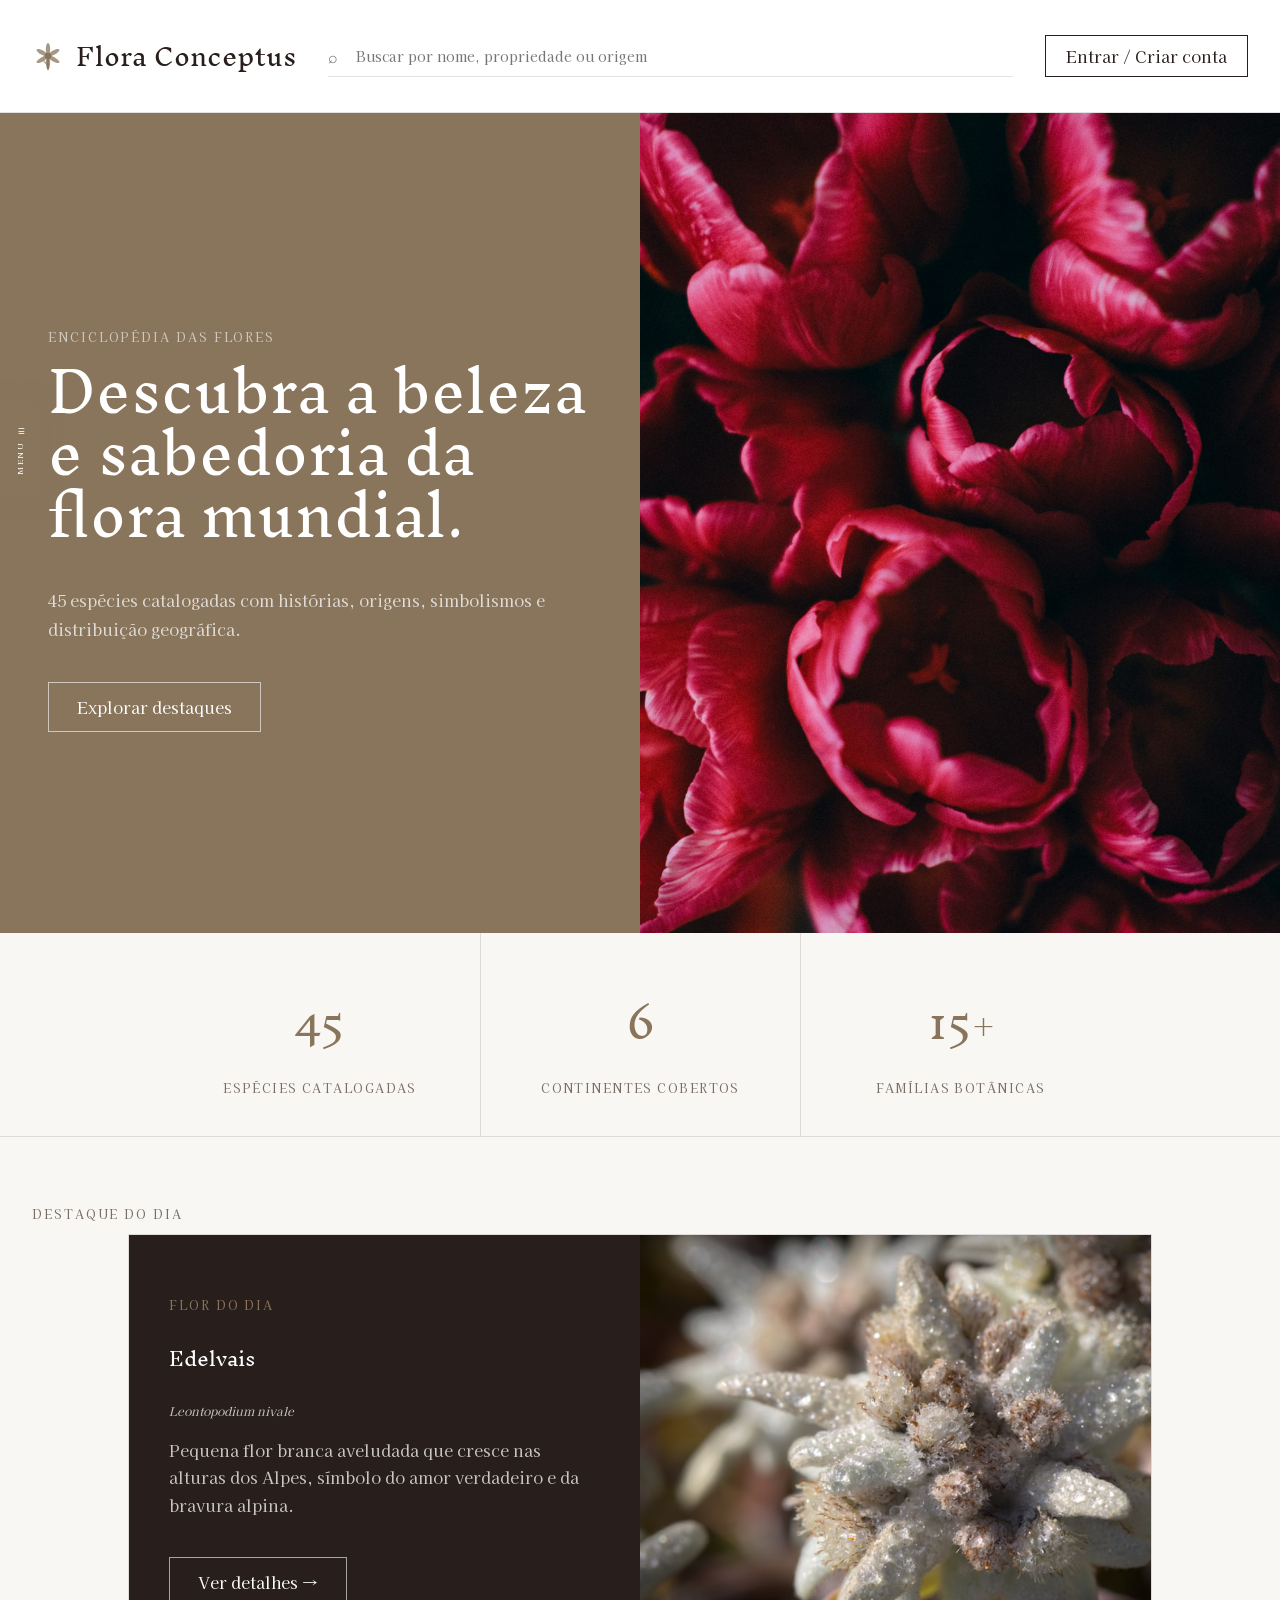
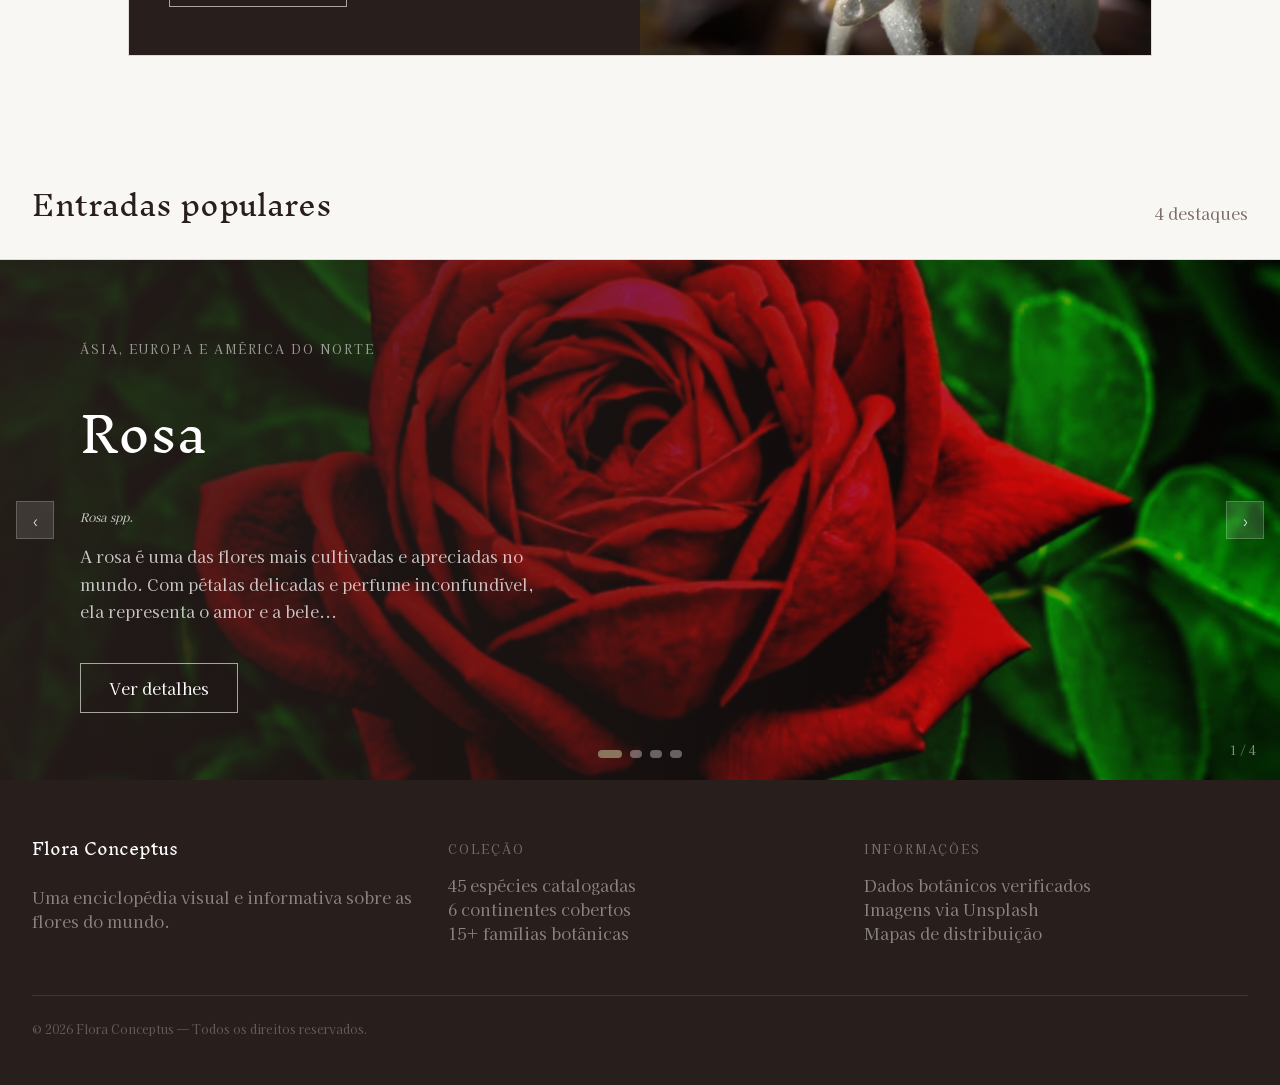
<file: index.html>
﻿<!doctype html>
<html lang="pt-BR">
  <head>
    <meta charset="UTF-8" />
    <meta name="viewport" content="width=device-width, initial-scale=1.0" />
    <title>Flora Conceptus</title>
    <link rel="stylesheet" href="styles.css" />
  </head>
  <body data-page="home">
    <div class="backdrop" data-sidebar-close></div>
    <button class="sidebar-tab" data-sidebar-toggle aria-label="Abrir menu"><span aria-hidden="true">☰</span><span>MENU</span></button>

    <aside class="sidebar" data-sidebar>
      <div class="side-head">
        <a class="side-title" href="index.html">Flora Conceptus</a>
        <button data-sidebar-close aria-label="Fechar menu">‹</button>
      </div>
      <div class="side-nav">
        <p class="kicker">Navegação</p>
        <a class="side-btn" href="index.html">Início</a>
        <a class="side-btn" href="index.html#flor-do-dia">Destaque do Dia</a>
        <a class="side-btn" href="colecao.html">Coleção Completa</a>
      </div>
      <div class="flower-list" data-flower-nav>
        <p class="kicker">Espécies A-Z</p>
      </div>
      <div class="side-foot">45 espécies catalogadas</div>
    </aside>

    <header class="site-header">
      <div class="header-inner">
        <a class="logo" href="index.html" aria-label="Flora Conceptus">
          <svg width="32" height="32" viewBox="0 0 22 22" fill="none" aria-hidden="true">
            <circle cx="11" cy="11" r="2.2" fill="var(--flora-primary)" />
            <ellipse cx="11" cy="6.5" rx="1.5" ry="4.5" fill="var(--flora-primary)" fill-opacity="0.75" />
            <ellipse cx="14.9" cy="8.75" rx="1.5" ry="4.5" fill="var(--flora-primary)" fill-opacity="0.75" transform="rotate(60 14.9 8.75)" />
            <ellipse cx="14.9" cy="13.25" rx="1.5" ry="4.5" fill="var(--flora-primary)" fill-opacity="0.75" transform="rotate(120 14.9 13.25)" />
            <ellipse cx="11" cy="15.5" rx="1.5" ry="4.5" fill="var(--flora-primary)" fill-opacity="0.75" />
            <ellipse cx="7.1" cy="13.25" rx="1.5" ry="4.5" fill="var(--flora-primary)" fill-opacity="0.75" transform="rotate(60 7.1 13.25)" />
            <ellipse cx="7.1" cy="8.75" rx="1.5" ry="4.5" fill="var(--flora-primary)" fill-opacity="0.75" transform="rotate(120 7.1 8.75)" />
            <line x1="11" y1="13.5" x2="11" y2="20" stroke="var(--flora-primary)" stroke-width="1.2" stroke-linecap="round" />
            <path d="M11 17.5 Q8 16 7.5 13.5 Q9.5 14.5 11 17.5Z" fill="var(--flora-primary)" fill-opacity="0.6" />
          </svg>
          <span>Flora Conceptus</span>
        </a>
        <form class="header-search" data-global-search>
          <span class="search-icon">⌕</span>
          <input name="q" type="search" placeholder="Buscar por nome, propriedade ou origem" />
        </form>
        <a class="login-btn" href="auth.html">Entrar / Criar conta</a>
      </div>
    </header>

    <main>
      <section class="hero">
        <div class="hero-copy">
          <p class="kicker" style="color:rgba(255,255,255,.6)">Enciclopédia das flores</p>
          <h1>Descubra a beleza e sabedoria da flora mundial.</h1>
          <p>45 espécies catalogadas com histórias, origens, simbolismos e distribuição geográfica.</p>
          <a class="white-btn" href="#destaques">Explorar destaques</a>
        </div>
        <div class="hero-image">
          <img src="images/hero.jpg" alt="Flores botânicas" />
        </div>
      </section>

      <section class="stats">
        <div class="stats-grid">
          <div class="stat"><strong>45</strong><span>Espécies catalogadas</span></div>
          <div class="stat"><strong>6</strong><span>Continentes cobertos</span></div>
          <div class="stat"><strong>15+</strong><span>Famílias botânicas</span></div>
        </div>
      </section>

      <section id="flor-do-dia" class="container">
        <p class="kicker">Destaque do dia</p>
        <div data-daily-flower></div>
      </section>

      <section id="destaques">
        <div class="container section-bar">
          <h2 class="section-title">Entradas populares</h2>
          <p class="muted">4 destaques</p>
        </div>
        <div data-featured-slideshow></div>
      </section>
    </main>

    <footer class="footer">
      <div class="footer-inner">
        <div class="footer-grid">
          <div><h4>Flora Conceptus</h4><p>Uma enciclopédia visual e informativa sobre as flores do mundo.</p></div>
          <div><p class="kicker">Coleção</p><p>45 espécies catalogadas<br />6 continentes cobertos<br />15+ famílias botânicas</p></div>
          <div><p class="kicker">Informações</p><p>Dados botânicos verificados<br />Imagens via Unsplash<br />Mapas de distribuição</p></div>
        </div>
        <div class="footer-bottom">© 2026 Flora Conceptus — Todos os direitos reservados.</div>
      </div>
    </footer>

    <script src="flowers.js"></script>
    <script src="app.js"></script>
  </body>
</html>
</file>
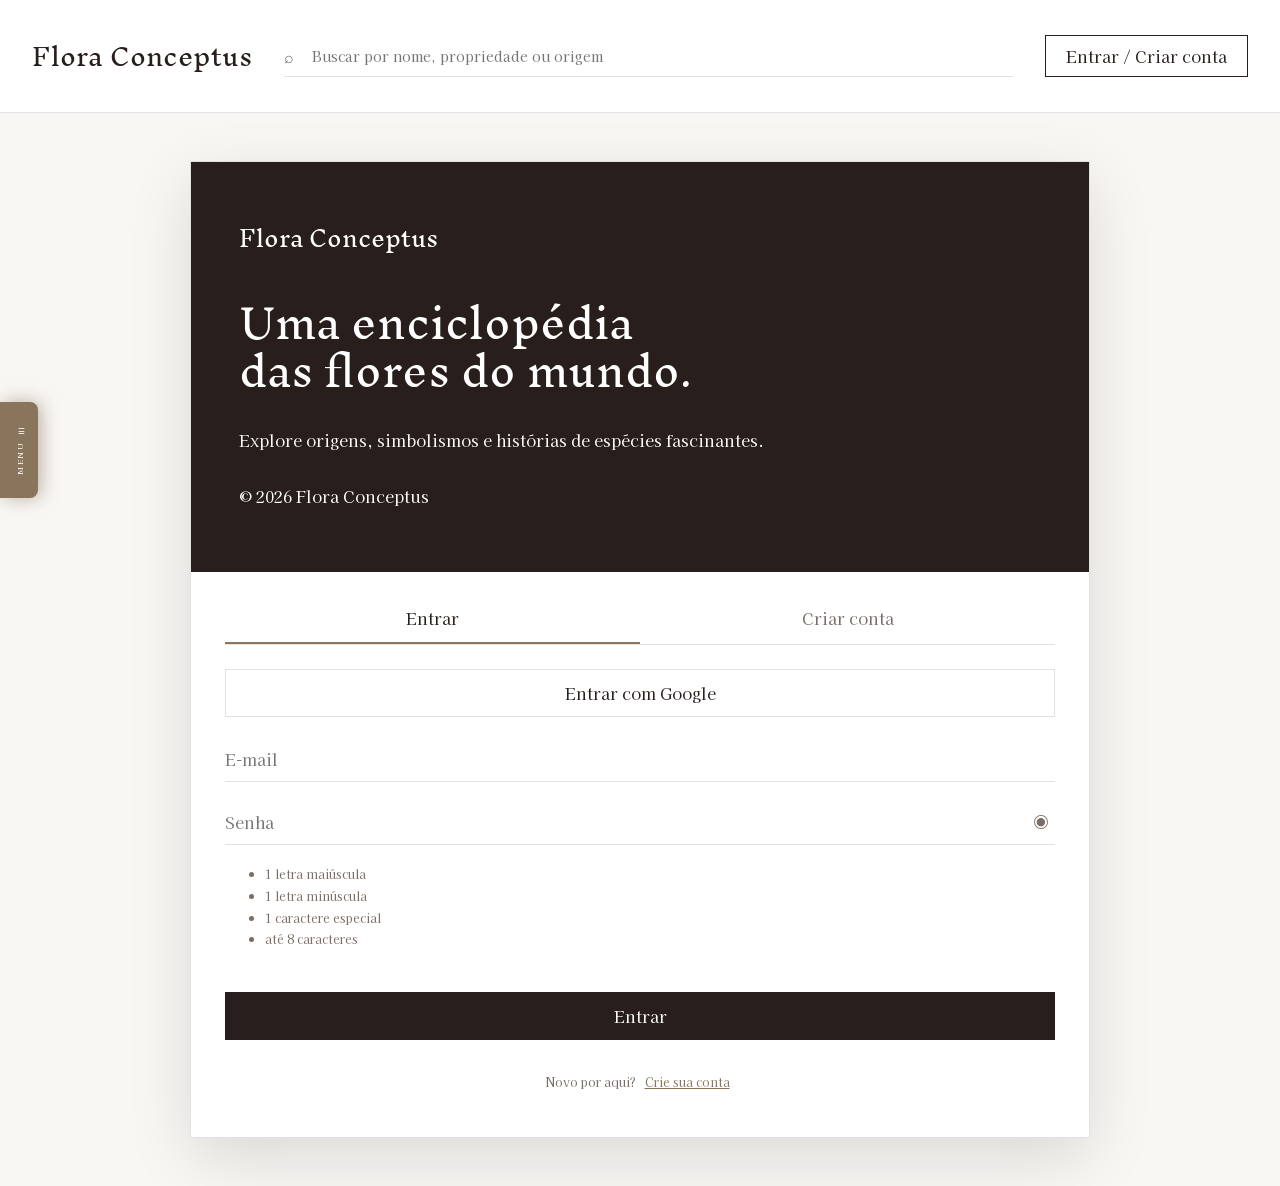
<file: auth.html>
﻿<!doctype html>
<html lang="pt-BR">
  <head>
    <meta charset="UTF-8" />
    <meta name="viewport" content="width=device-width, initial-scale=1.0" />
    <title>Entrar | Flora Conceptus</title>
    <link rel="stylesheet" href="styles.css" />
  </head>
  <body data-page="auth">
    <div class="backdrop" data-sidebar-close></div>
    <button class="sidebar-tab" data-sidebar-toggle aria-label="Abrir menu"><span aria-hidden="true">☰</span><span>MENU</span></button>

    <aside class="sidebar" data-sidebar>
      <div class="side-head"><a class="side-title" href="index.html">Flora Conceptus</a><button data-sidebar-close aria-label="Fechar menu">‹</button></div>
      <div class="side-nav">
        <p class="kicker">Navegação</p>
        <a class="side-btn" href="index.html">Início</a>
        <a class="side-btn" href="index.html#flor-do-dia">Destaque do Dia</a>
        <a class="side-btn" href="colecao.html">Coleção Completa</a>
      </div>
      <div class="flower-list" data-flower-nav><p class="kicker">Espécies A-Z</p></div>
      <div class="side-foot">45 espécies catalogadas</div>
    </aside>

    <header class="site-header">
      <div class="header-inner">
        <a class="logo" href="index.html" aria-label="Flora Conceptus"><span>Flora Conceptus</span></a>
        <form class="header-search" data-global-search><span class="search-icon">⌕</span><input name="q" type="search" placeholder="Buscar por nome, propriedade ou origem" /></form>
        <a class="login-btn" href="auth.html">Entrar / Criar conta</a>
      </div>
    </header>

    <main class="auth-page">
      <section class="auth-modal auth-panel">
        <div class="auth-left">
          <div><span class="auth-brand">Flora Conceptus</span></div>
          <div><h2>Uma enciclopédia<br />das flores do mundo.</h2><p>Explore origens, simbolismos e histórias de espécies fascinantes.</p></div>
          <p>© 2026 Flora Conceptus</p>
        </div>
        <div class="auth-form">
          <div class="tabs">
            <button class="tab active" data-auth-mode="login">Entrar</button>
            <button class="tab" data-auth-mode="signup">Criar conta</button>
          </div>
          <button class="google-btn" data-auth-success>Entrar com Google</button>
          <form data-auth-form>
            <div class="form-row signup-only" hidden><input id="name" placeholder="Nome de usuário" /></div>
            <div class="form-row"><input id="email" type="email" placeholder="E-mail" /></div>
            <div class="form-row signup-only" hidden><input id="phone" type="tel" placeholder="Celular (com DDD)" /></div>
            <div class="form-row"><input id="password" type="password" maxlength="8" placeholder="Senha" /><button class="password-toggle" type="button" data-password-toggle>◉</button></div>
            <ul class="rules"><li>1 letra maiúscula</li><li>1 letra minúscula</li><li>1 caractere especial</li><li>até 8 caracteres</li></ul>
            <p class="error" data-auth-error></p>
            <button class="submit-btn" type="submit" data-auth-submit>Entrar</button>
          </form>
          <p class="muted auth-switch"><span data-auth-switch-label>Novo por aqui?</span> <button data-auth-switch>Crie sua conta</button></p>
        </div>
      </section>
    </main>

    <script src="flowers.js"></script>
    <script src="app.js"></script>
  </body>
</html>
</file>
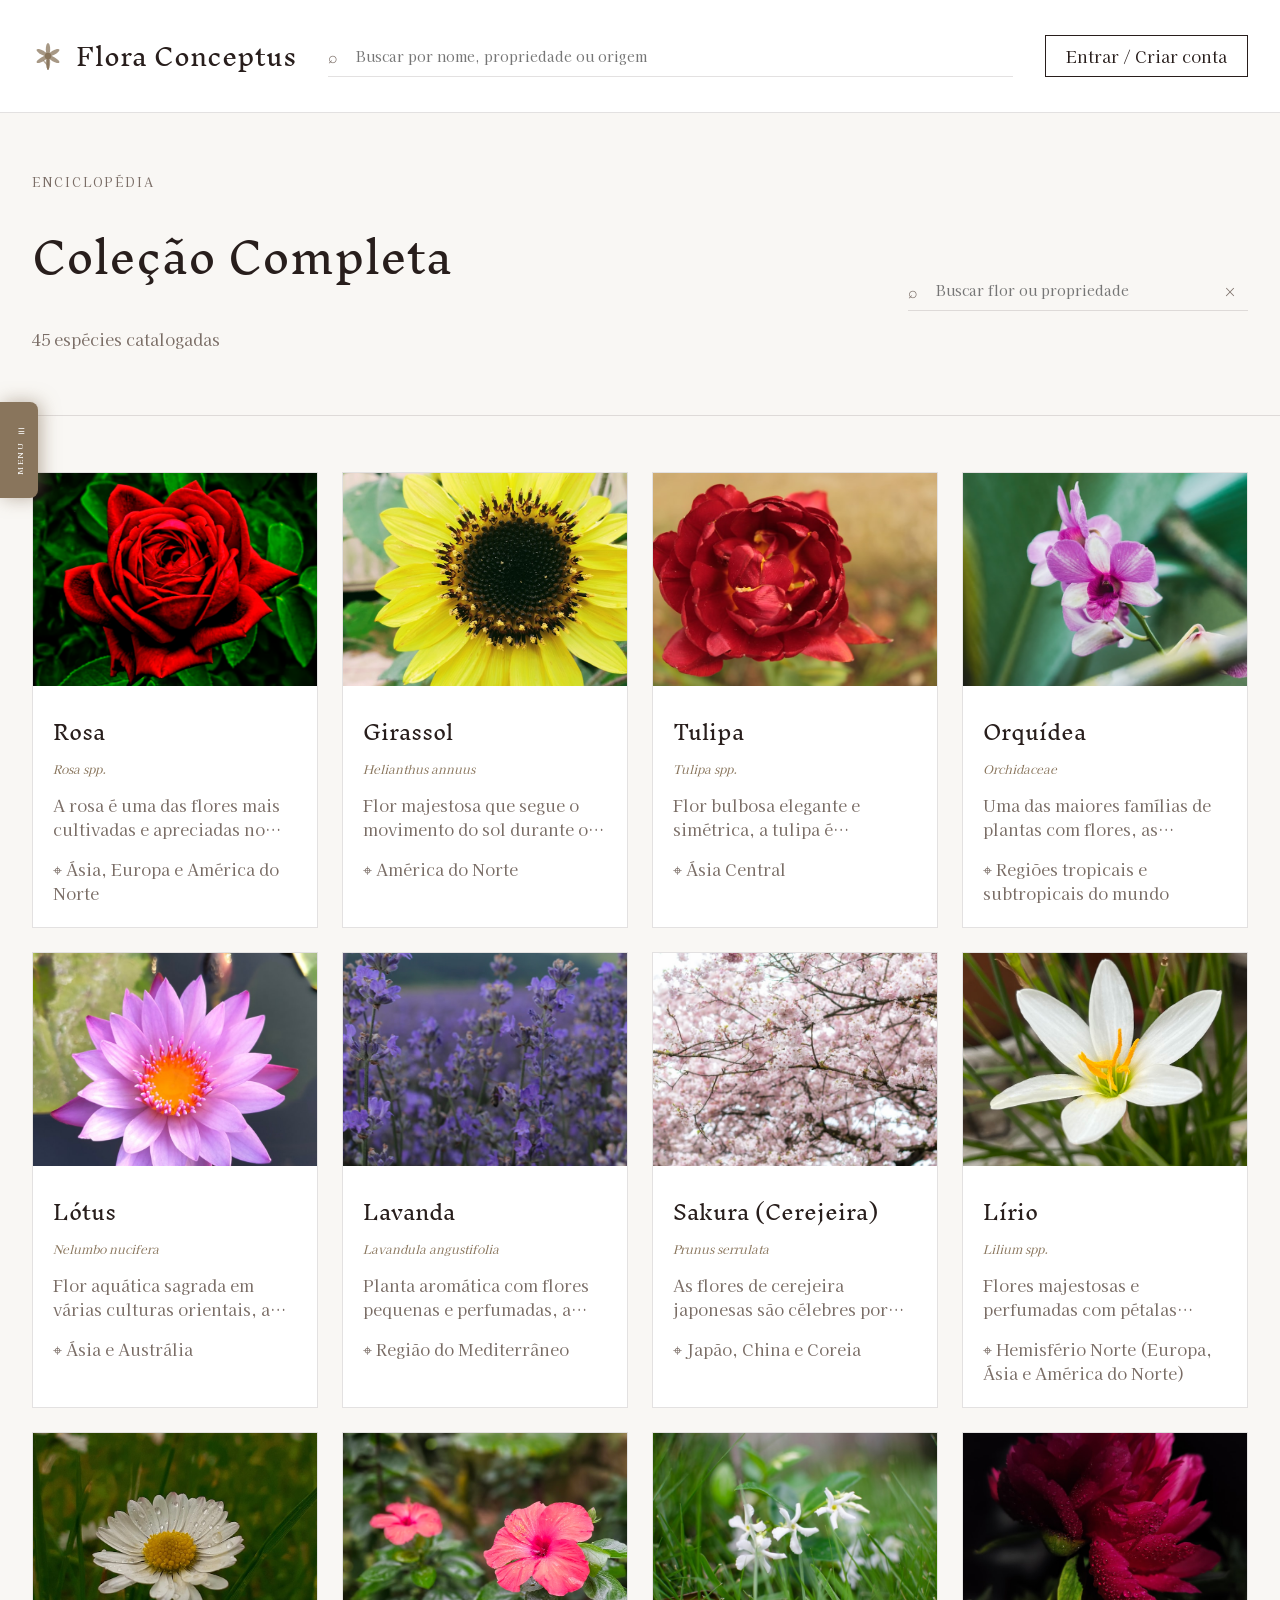
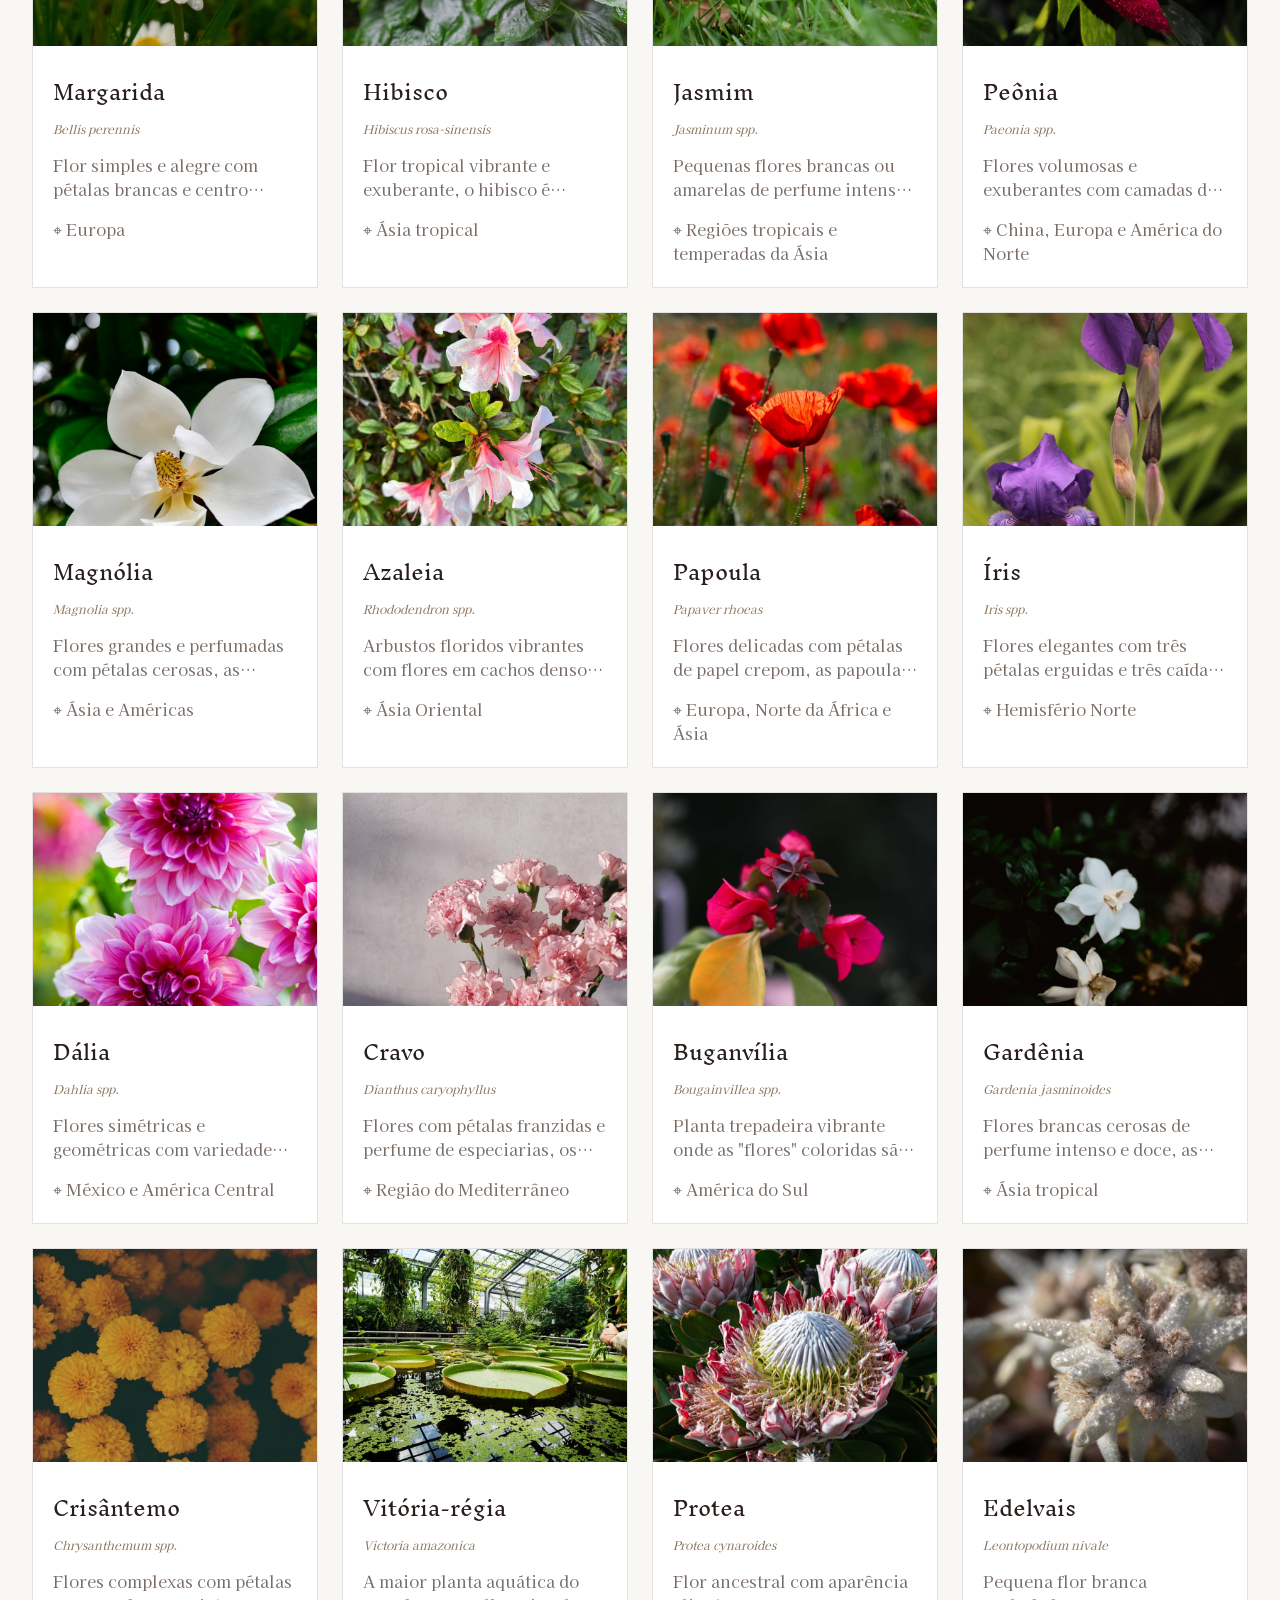
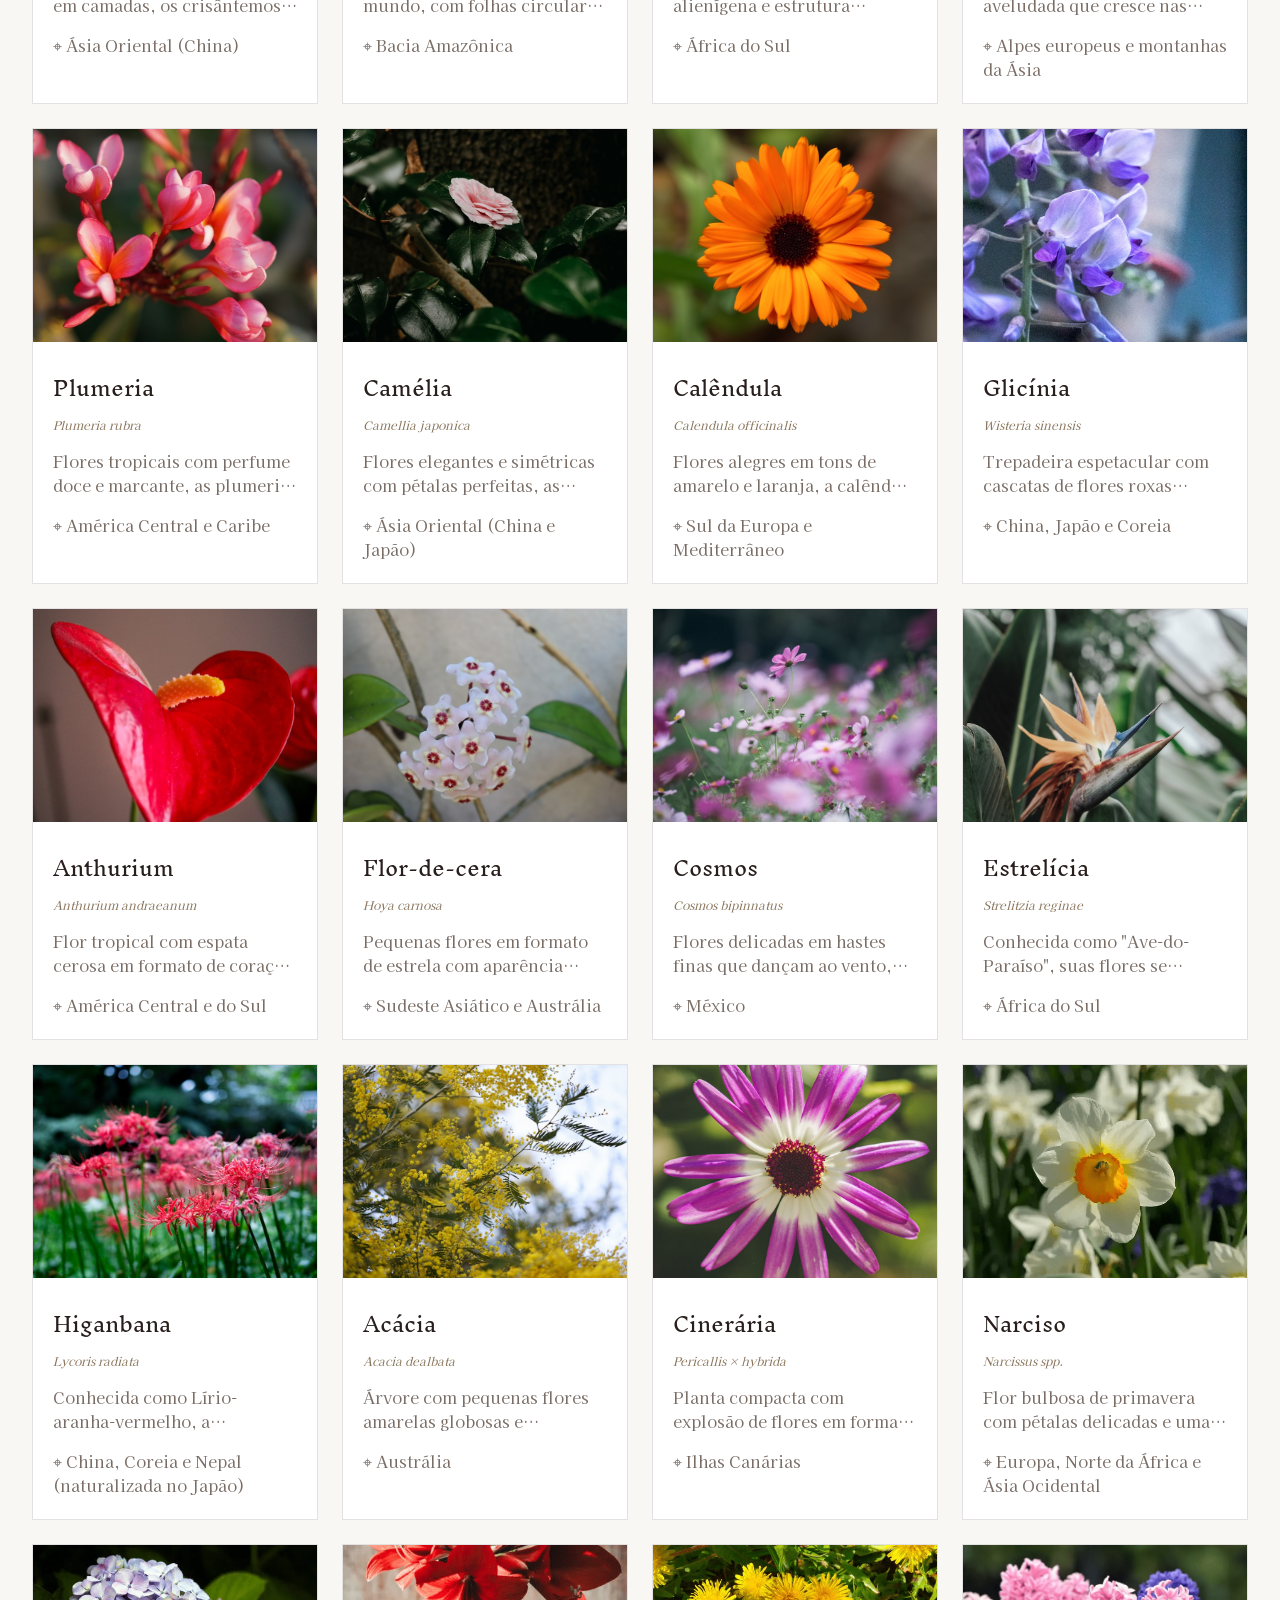
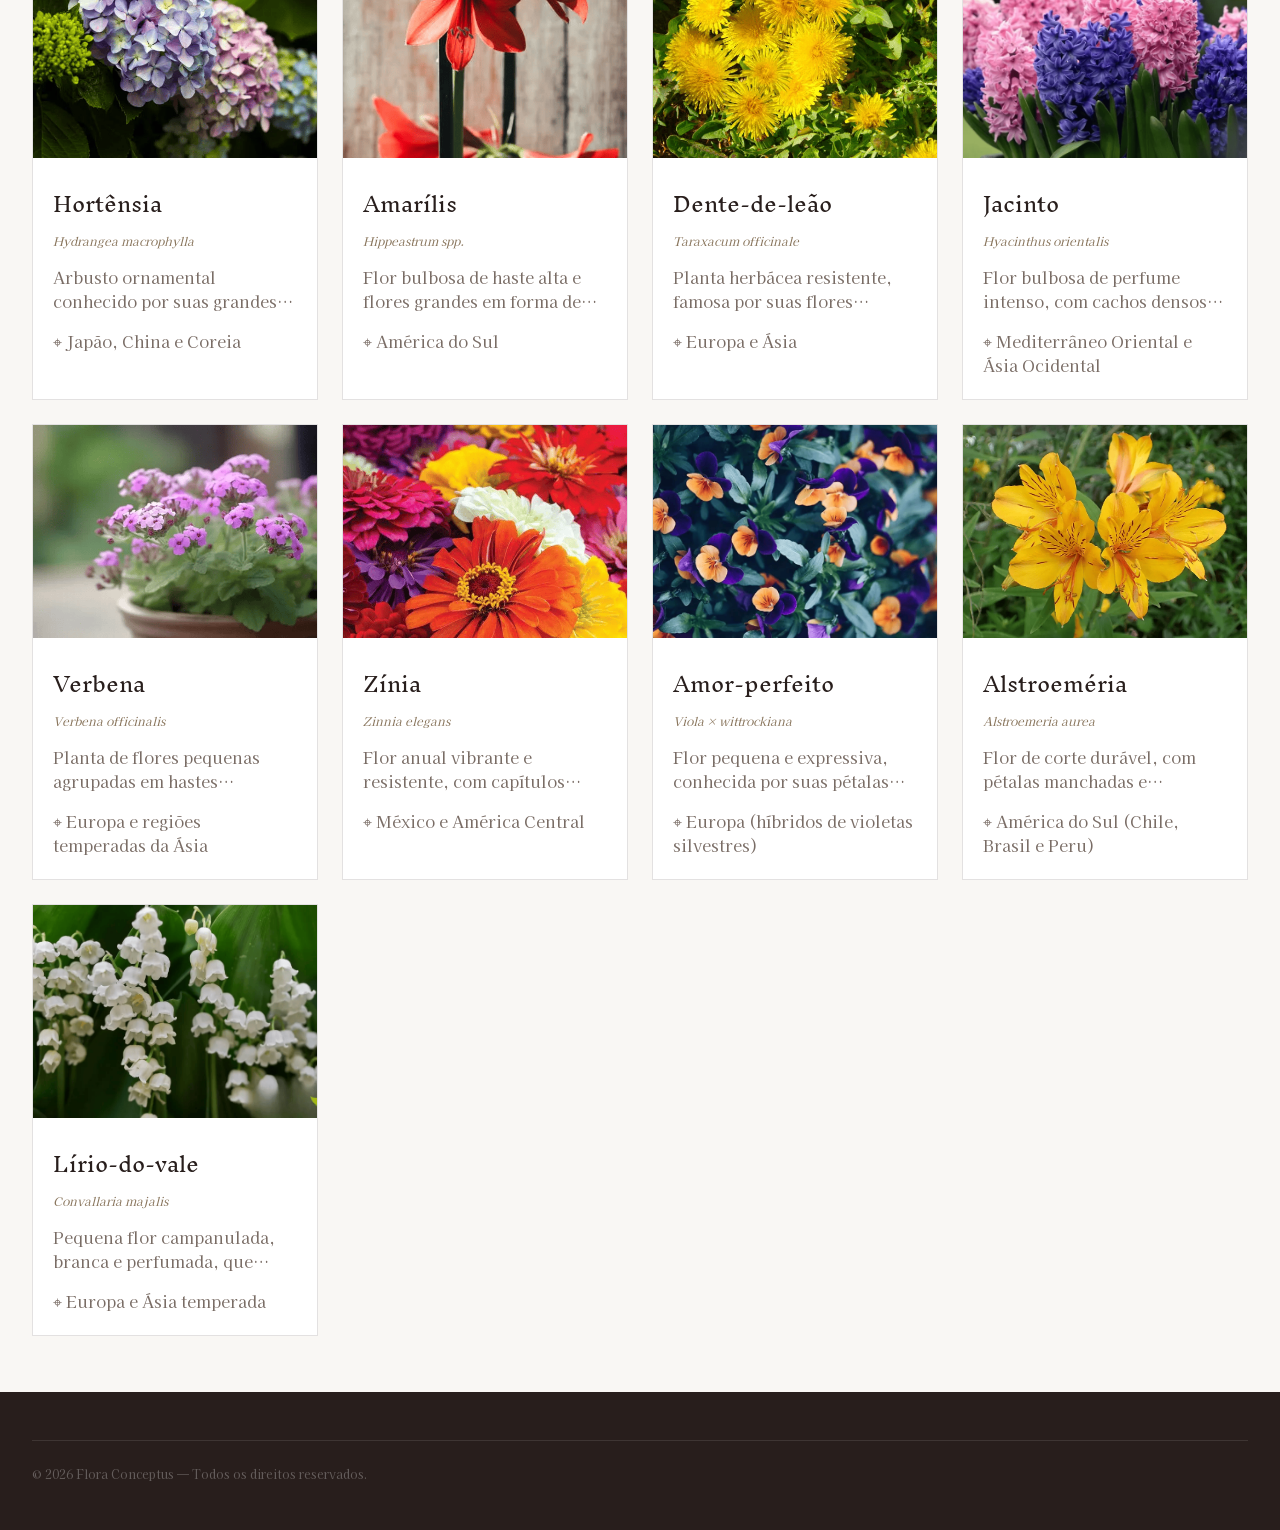
<file: colecao.html>
﻿<!doctype html>
<html lang="pt-BR">
  <head>
    <meta charset="UTF-8" />
    <meta name="viewport" content="width=device-width, initial-scale=1.0" />
    <title>Coleção Completa | Flora Conceptus</title>
    <link rel="stylesheet" href="styles.css" />
  </head>
  <body data-page="collection">
    <div class="backdrop" data-sidebar-close></div>
    <button class="sidebar-tab" data-sidebar-toggle aria-label="Abrir menu"><span aria-hidden="true">☰</span><span>MENU</span></button>

    <aside class="sidebar" data-sidebar>
      <div class="side-head">
        <a class="side-title" href="index.html">Flora Conceptus</a>
        <button data-sidebar-close aria-label="Fechar menu">‹</button>
      </div>
      <div class="side-nav">
        <p class="kicker">Navegação</p>
        <a class="side-btn" href="index.html">Início</a>
        <a class="side-btn" href="index.html#flor-do-dia">Destaque do Dia</a>
        <a class="side-btn" href="colecao.html">Coleção Completa</a>
      </div>
      <div class="flower-list" data-flower-nav><p class="kicker">Espécies A-Z</p></div>
      <div class="side-foot">45 espécies catalogadas</div>
    </aside>

    <header class="site-header">
      <div class="header-inner">
        <a class="logo" href="index.html" aria-label="Flora Conceptus">
          <svg width="32" height="32" viewBox="0 0 22 22" fill="none" aria-hidden="true"><circle cx="11" cy="11" r="2.2" fill="var(--flora-primary)" /><ellipse cx="11" cy="6.5" rx="1.5" ry="4.5" fill="var(--flora-primary)" fill-opacity="0.75" /><ellipse cx="14.9" cy="8.75" rx="1.5" ry="4.5" fill="var(--flora-primary)" fill-opacity="0.75" transform="rotate(60 14.9 8.75)" /><ellipse cx="14.9" cy="13.25" rx="1.5" ry="4.5" fill="var(--flora-primary)" fill-opacity="0.75" transform="rotate(120 14.9 13.25)" /><ellipse cx="11" cy="15.5" rx="1.5" ry="4.5" fill="var(--flora-primary)" fill-opacity="0.75" /><ellipse cx="7.1" cy="13.25" rx="1.5" ry="4.5" fill="var(--flora-primary)" fill-opacity="0.75" transform="rotate(60 7.1 13.25)" /><ellipse cx="7.1" cy="8.75" rx="1.5" ry="4.5" fill="var(--flora-primary)" fill-opacity="0.75" transform="rotate(120 7.1 8.75)" /><line x1="11" y1="13.5" x2="11" y2="20" stroke="var(--flora-primary)" stroke-width="1.2" stroke-linecap="round" /><path d="M11 17.5 Q8 16 7.5 13.5 Q9.5 14.5 11 17.5Z" fill="var(--flora-primary)" fill-opacity="0.6" /></svg>
          <span>Flora Conceptus</span>
        </a>
        <form class="header-search" data-global-search>
          <span class="search-icon">⌕</span>
          <input name="q" type="search" placeholder="Buscar por nome, propriedade ou origem" />
        </form>
        <a class="login-btn" href="auth.html">Entrar / Criar conta</a>
      </div>
    </header>

    <main>
      <section class="collection-head">
        <div class="collection-inner">
          <p class="kicker">Enciclopédia</p>
          <div class="collection-top">
            <h1>Coleção Completa</h1>
            <div class="collection-search">
              <span class="search-icon">⌕</span>
              <input id="collectionSearch" type="search" placeholder="Buscar flor ou propriedade" />
              <button class="clear-search" data-clear-collection aria-label="Limpar busca">×</button>
            </div>
          </div>
          <p class="muted" data-results-count></p>
        </div>
      </section>

      <section class="container">
        <div class="grid" data-collection-grid></div>
        <div class="empty" data-empty-results hidden>
          <p class="muted">Nenhuma flor encontrada.</p>
          <button class="outline-btn" data-clear-collection>Limpar busca</button>
        </div>
      </section>
    </main>

    <footer class="footer"><div class="footer-inner"><div class="footer-bottom">© 2026 Flora Conceptus — Todos os direitos reservados.</div></div></footer>

    <script src="flowers.js"></script>
    <script src="app.js"></script>
  </body>
</html>
</file>
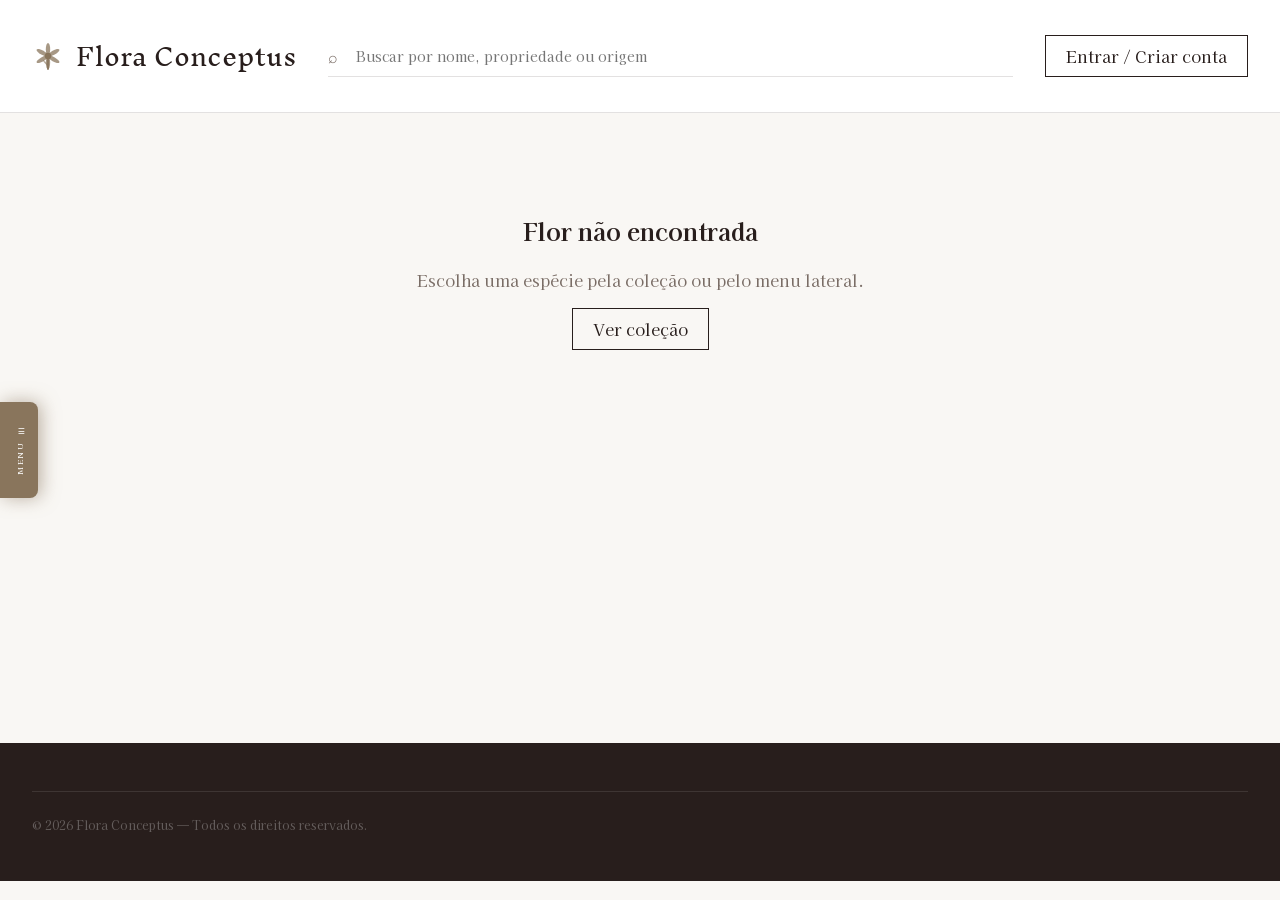
<file: flor.html>
﻿<!doctype html>
<html lang="pt-BR">
  <head>
    <meta charset="UTF-8" />
    <meta name="viewport" content="width=device-width, initial-scale=1.0" />
    <title>Flor | Flora Conceptus</title>
    <link rel="stylesheet" href="styles.css" />
  </head>
  <body data-page="flower">
    <div class="backdrop" data-sidebar-close></div>
    <button class="sidebar-tab" data-sidebar-toggle aria-label="Abrir menu"><span aria-hidden="true">☰</span><span>MENU</span></button>

    <aside class="sidebar" data-sidebar>
      <div class="side-head"><a class="side-title" href="index.html">Flora Conceptus</a><button data-sidebar-close aria-label="Fechar menu">‹</button></div>
      <div class="side-nav">
        <p class="kicker">Navegação</p>
        <a class="side-btn" href="index.html">Início</a>
        <a class="side-btn" href="index.html#flor-do-dia">Destaque do Dia</a>
        <a class="side-btn" href="colecao.html">Coleção Completa</a>
      </div>
      <div class="flower-list" data-flower-nav><p class="kicker">Espécies A-Z</p></div>
      <div class="side-foot">45 espécies catalogadas</div>
    </aside>

    <header class="site-header">
      <div class="header-inner">
        <a class="logo" href="index.html" aria-label="Flora Conceptus">
          <svg width="32" height="32" viewBox="0 0 22 22" fill="none" aria-hidden="true"><circle cx="11" cy="11" r="2.2" fill="var(--flora-primary)" /><ellipse cx="11" cy="6.5" rx="1.5" ry="4.5" fill="var(--flora-primary)" fill-opacity="0.75" /><ellipse cx="14.9" cy="8.75" rx="1.5" ry="4.5" fill="var(--flora-primary)" fill-opacity="0.75" transform="rotate(60 14.9 8.75)" /><ellipse cx="14.9" cy="13.25" rx="1.5" ry="4.5" fill="var(--flora-primary)" fill-opacity="0.75" transform="rotate(120 14.9 13.25)" /><ellipse cx="11" cy="15.5" rx="1.5" ry="4.5" fill="var(--flora-primary)" fill-opacity="0.75" /><ellipse cx="7.1" cy="13.25" rx="1.5" ry="4.5" fill="var(--flora-primary)" fill-opacity="0.75" transform="rotate(60 7.1 13.25)" /><ellipse cx="7.1" cy="8.75" rx="1.5" ry="4.5" fill="var(--flora-primary)" fill-opacity="0.75" transform="rotate(120 7.1 8.75)" /><line x1="11" y1="13.5" x2="11" y2="20" stroke="var(--flora-primary)" stroke-width="1.2" stroke-linecap="round" /><path d="M11 17.5 Q8 16 7.5 13.5 Q9.5 14.5 11 17.5Z" fill="var(--flora-primary)" fill-opacity="0.6" /></svg>
          <span>Flora Conceptus</span>
        </a>
        <form class="header-search" data-global-search>
          <span class="search-icon">⌕</span>
          <input name="q" type="search" placeholder="Buscar por nome, propriedade ou origem" />
        </form>
        <a class="login-btn" href="auth.html">Entrar / Criar conta</a>
      </div>
    </header>

    <main class="flower-detail-page" data-flower-detail></main>

    <footer class="footer"><div class="footer-inner"><div class="footer-bottom">© 2026 Flora Conceptus — Todos os direitos reservados.</div></div></footer>

    <script src="flowers.js"></script>
    <script src="app.js"></script>
  </body>
</html>
</file>
<file: styles.css>
﻿@import url('https://fonts.googleapis.com/css2?family=Inknut+Antiqua:wght@300;400&family=Kaisei+Opti:wght@300;400;700&display=swap');

:root {
  --flora-primary:#89755C;
  --flora-primary-dark:#281E1C;
  --background:#F9F7F4;
  --foreground:#281E1C;
  --card:#fff;
  --muted:#EDE9E3;
  --muted-foreground:#7A6D66;
  --border:rgba(40,30,28,.13);
  --destructive:#c0392b
}
* {
  box-sizing:border-box
}
html {
  scroll-behavior:smooth
}
body {
  margin:0;
  background:var(--background);
  color:var(--foreground);
  font-family:'Kaisei Opti',Georgia,serif;
  font-weight:300
}
button,input {
  font:inherit
}
button {
  cursor:pointer;
  background:none;
  border:0;
  color:inherit
}
img {
  display:block;
  max-width:100%
}
.site-header {
  background:#fff;
  border-bottom:1px solid var(--border);
  padding:25px 32px
}
.header-inner {
  max-width:1280px;
  margin:auto;
  display:flex;
  align-items:center;
  gap:32px
}
.logo {
  display:flex;
  align-items:center;
  gap:12px;
  flex-shrink:0
}
.logo svg {
  width:32px;
  height:32px
}
.logo span {
  color:var(--flora-primary-dark);
  font-family:'Inknut Antiqua',Georgia,serif;
  font-size:24px;
  white-space:nowrap
}
.header-search,.collection-search {
  position:relative
}
.header-search {
  flex:1;
  min-width:0
}
.header-search input,.collection-search input {
  width:100%;
  border:0;
  border-bottom:1px solid var(--border);
  background:transparent;
  color:var(--foreground);
  outline:0;
  padding:10px 12px 10px 28px;
  font-size:14px
}
.search-icon {
  position:absolute;
  left:0;
  top:50%;
  transform:translateY(-50%);
  color:var(--muted-foreground)
}
.login-btn,.outline-btn {
  border:1px solid var(--flora-primary-dark);
  color:var(--flora-primary-dark);
  padding:8px 20px;
  transition:.2s
}
.login-btn:hover,.outline-btn:hover {
  background:var(--flora-primary-dark);
  color:#fff
}
.sidebar-tab {
  position:fixed;
  left:0;
  top:50%;
  transform:translateY(-50%);
  z-index:50;
  width:38px;
  height:96px;
  background:var(--flora-primary);
  color:#fff;
  border-radius:0 8px 8px 0;
  box-shadow:3px 0 18px rgba(137,117,92,.55);
  display:flex;
  flex-direction:column;
  align-items:center;
  justify-content:center;
  gap:6px;
  transition:.3s
}
.sidebar-tab.open {
  left:260px
}
.sidebar-tab span {
  writing-mode:vertical-rl;
  transform:rotate(180deg);
  font-size:8px;
  letter-spacing:.18em
}
.backdrop {
  position:fixed;
  inset:0;
  z-index:30;
  background:rgba(0,0,0,.2);
  backdrop-filter:blur(1px);
  display:none
}
.backdrop.show {
  display:block
}
.sidebar {
  position:fixed;
  left:0;
  top:0;
  height:100%;
  width:260px;
  z-index:40;
  background:#F9F7F4;
  border-right:1px solid var(--border);
  transform:translateX(-100%);
  transition:.3s;
  display:flex;
  flex-direction:column
}
.sidebar.open {
  transform:translateX(0);
  box-shadow:4px 0 24px rgba(0,0,0,.08)
}
.side-head,.side-nav,.side-foot {
  border-bottom:1px solid var(--border);
  padding:16px 20px
}
.side-head {
  display:flex;
  align-items:center;
  justify-content:space-between
}
.side-title {
  color:var(--flora-primary-dark);
  font-family:'Inknut Antiqua',Georgia,serif;
  font-size:13px
}
.kicker {
  color:var(--muted-foreground);
  text-transform:uppercase;
  letter-spacing:.16em;
  font-size:12px
}
.side-btn,.flower-link {
  width:100%;
  text-align:left;
  padding:10px 12px;
  color:var(--flora-primary-dark)
}
.side-btn:hover,.flower-link:hover {
  background:rgba(137,117,92,.1)
}
.flower-list {
  overflow:auto;
  padding:16px;
  flex:1
}
.flower-link small {
  display:block;
  color:var(--muted-foreground);
  font-style:italic
}
.side-foot {
  border-top:1px solid var(--border);
  border-bottom:0;
  color:var(--muted-foreground);
  font-size:12px
}
.hero {
  display:grid;
  grid-template-columns:1fr 1fr;
  height: 820px;
  min-height: 0;
}
.hero-copy {
  background:var(--flora-primary);
  color:#fff;
  padding:32px 48px;
  display:flex;
  flex-direction:column;
  justify-content:center;
  overflow: hidden
}
.hero-copy h1,.section-title,.flower-card h3,.daily h3 {
  font-family:'Inknut Antiqua',Georgia,serif;
  font-weight:300
}
.hero-copy h1 {
  font-size:clamp(34px,5vw,54px);
  line-height:1.15;
  margin:0 0 24px
}
.hero-copy p {
  color:rgba(255,255,255,.75);
  line-height:1.8;
  max-width:560px
}
.hero-image {
  min-height: 0;
  height: 100%;
  overflow: hidden;
}
.hero-image img {
  width:100%;
  height:100%;
  object-fit:cover
}
.white-btn {
  align-self:start;
  margin-top:22px;
  color:#fff;
  border:1px solid rgba(255,255,255,.6);
  padding:12px 28px
}
.white-btn:hover {
  background:rgba(255,255,255,.15)
}
.stats {
  border-bottom:1px solid var(--border)
}
.stats-grid {
  max-width:960px;
  margin:auto;
  display:grid;
  grid-template-columns:repeat(3,1fr)
}
.stat {
  text-align:center;
  padding:38px 24px;
  border-left:1px solid var(--border)
}
.stat:first-child {
  border-left:0
}
.stat strong {
  color:var(--flora-primary);
  font-family:'Inknut Antiqua',Georgia,serif;
  font-size:40px;
  font-weight:300;
  display:block
}
.stat span {
  color:var(--muted-foreground);
  text-transform:uppercase;
  letter-spacing:.12em;
  font-size:12px
}
.container {
  max-width:1280px;
  margin:auto;
  padding:56px 32px
}
.section-bar {
  border-bottom:1px solid var(--border);
  display:flex;
  align-items:end;
  justify-content:space-between;
  padding-bottom:18px
}
.section-title {
  font-size:28px;
  margin:0
}
.daily {
  max-width:1024px;
  margin:auto;
  border:1px solid var(--border);
  display:grid;
  grid-template-columns:1fr 1fr;
  overflow:hidden;
  text-align:left;
  width:100%;
  padding:0
}
.daily-copy {
  background:var(--flora-primary-dark);
  color:#fff;
  padding:48px 40px
}
.daily-copy p {
  color:rgba(255,255,255,.75);
  line-height:1.7
}
.daily img {
  width:100%;
  height:100%;
  object-fit:cover;
  min-height:330px;
  transition:.7s
}
.daily:hover img {
  transform:scale(1.04)
}
.slideshow {
  height:520px;
  position:relative;
  overflow:hidden
}
.slide-track {
  height:100%;
  display:flex;
  transition:transform .42s cubic-bezier(.4,0,.2,1)
}
.slide {
  flex:0 0 100%;
  position:relative;
  background-size:cover;
  background-position:center
}
.slide:before {
  content:'';
  position:absolute;
  inset:0;
  background:linear-gradient(to right,rgba(40,30,28,.88),rgba(40,30,28,.55),rgba(40,30,28,.08))
}
.slide-content {
  position:relative;
  height:100%;
  display:flex;
  align-items:center;
  padding:0 80px;
  max-width:620px;
  color:#fff
}
.slide h2 {
  font-family:'Inknut Antiqua',Georgia,serif;
  font-size:clamp(30px,4vw,48px);
  font-weight:300;
  margin:12px 0
}
.slide p {
  color:rgba(255,255,255,.75);
  line-height:1.7
}
.slide-control {
  position:absolute;
  top:50%;
  transform:translateY(-50%);
  width:38px;
  height:38px;
  border:1px solid rgba(255,255,255,.2);
  background:rgba(255,255,255,.12);
  color:#fff
}
.slide-prev {
  left:16px
}
.slide-next {
  right:16px
}
.dots {
  position:absolute;
  bottom:22px;
  left:50%;
  transform:translateX(-50%);
  display:flex;
  gap:8px
}
.dot {
  width:8px;
  height:8px;
  border-radius:4px;
  background:rgba(255,255,255,.35)
}
.dot.active {
  width:24px;
  background:var(--flora-primary)
}
.counter {
  position:absolute;
  right:24px;
  bottom:22px;
  color:rgba(255,255,255,.5);
  font-size:12px
}
.grid {
  display:grid;
  grid-template-columns:repeat(4,1fr);
  gap:24px
}
.flower-card {
  background:#fff;
  border:1px solid var(--border);
  overflow:hidden;
  text-align:left;
  padding:0
}
.card-image {
  aspect-ratio:4/3;
  overflow:hidden
}
.card-image img {
  width:100%;
  height:100%;
  object-fit:cover;
  transition:.5s
}
.flower-card:hover img {
  transform:scale(1.05)
}
.card-body {
  padding:20px
}
.flower-card h3 {
  margin:0 0 2px;
  font-size:20px
}
.sci {
  color:var(--flora-primary);
  font-style:italic;
  font-size:12px
}
.muted {
  color:var(--muted-foreground)
}
.line-clamp {
  display:-webkit-box;
  -webkit-line-clamp:2;
  -webkit-box-orient:vertical;
  overflow:hidden
}
.card-accent {
  height:2px;
  width:0;
  background:var(--flora-primary);
  transition:.3s
}
.flower-card:hover .card-accent {
  width:100%
}
.collection-head {
  border-bottom:1px solid var(--border);
  padding:48px 32px
}
.collection-inner {
  max-width:1280px;
  margin:auto
}
.collection-top {
  display:flex;
  align-items:end;
  justify-content:space-between;
  gap:24px
}
.collection-top h1 {
  color:var(--flora-primary-dark);
  font-family:'Inknut Antiqua',Georgia,serif;
  font-weight:300;
  font-size:42px;
  margin:0
}
.collection-search {
  width:min(340px,100%)
}
.clear-search {
  position:absolute;
  right:4px;
  top:50%;
  transform:translateY(-50%);
  color:var(--muted-foreground)
}
.empty {
  text-align:center;
  padding:80px 0
}
.label {
  color:var(--flora-primary);
  text-transform:uppercase;
  letter-spacing:.16em;
  font-size:12px;
  margin:0 0 10px
}
.pills {
  display:flex;
  flex-wrap:wrap;
  gap:8px
}
.pill {
  border:1px solid var(--border);
  padding:5px 12px;
  font-size:12px;
  color:var(--muted-foreground)
}
.pill.filled {
  background:var(--flora-primary);
  color:#fff;
  border-color:var(--flora-primary)
}
.auth-modal {
  max-width:900px;
  grid-template-columns:1.2fr 400px
}
.auth-left {
  background:var(--flora-primary-dark);
  color:#fff;
  padding:48px;
  display:flex;
  flex-direction:column;
  justify-content:space-between
}
.auth-left h2 {
  font-family:'Inknut Antiqua',Georgia,serif;
  font-size:40px;
  font-weight:300;
  line-height:1.2
}
.auth-form {
  padding:34px;
  background:#fff;
  overflow:auto
}
.tabs {
  display:flex;
  border-bottom:1px solid var(--border);
  margin-bottom:24px
}
.tab {
  flex:1;
  padding:0 0 12px;
  color:var(--muted-foreground);
  border-bottom:2px solid transparent
}
.tab.active {
  color:var(--flora-primary-dark);
  border-color:var(--flora-primary)
}
.form-row {
  position:relative;
  margin-bottom:18px
}
.form-row input {
  width:100%;
  border:0;
  border-bottom:1px solid var(--border);
  padding:10px 34px 10px 0;
  outline:0;
  background:transparent
}
.password-toggle {
  position:absolute;
  right:0;
  top:8px;
  color:var(--muted-foreground)
}
.submit-btn,.google-btn {
  width:100%;
  padding:11px;
  border:1px solid var(--border);
  margin-bottom:20px
}
.submit-btn {
  background:var(--flora-primary-dark);
  color:#fff;
  border-color:var(--flora-primary-dark)
}
.rules {
  color:var(--muted-foreground);
  font-size:12px;
  line-height:1.8
}
.error {
  color:var(--destructive);
  font-size:12px;
  min-height:18px
}
.auth-switch {
  font-size:12px;
  text-align:center
}
.auth-switch button {
  color:var(--flora-primary);
  text-decoration:underline
}
.footer {
  background:var(--flora-primary-dark);
  padding:48px 32px;
  color:rgba(255,255,255,.45)
}
.footer-inner {
  max-width:1280px;
  margin:auto
}
.footer-grid {
  display:grid;
  grid-template-columns:repeat(3,1fr);
  gap:32px;
  margin-bottom:34px
}
.footer h4 {
  color:#fff;
  font-family:'Inknut Antiqua',Georgia,serif;
  font-weight:300;
  margin:0 0 12px
}
.footer-bottom {
  border-top:1px solid rgba(255,255,255,.1);
  padding-top:24px;
  color:rgba(255,255,255,.28);
  font-size:12px
}
/* Multi-page static architecture additions */
a {
  color: inherit;
  text-decoration: none;
}

[hidden] {
  display: none !important;
}

.logo,
.login-btn,
.side-title,
.side-btn,
.flower-link,
.daily,
.flower-card,
.white-btn,
.outline-btn {
  text-decoration: none;
}

.login-btn {
  display: inline-flex;
  align-items: center;
  justify-content: center;
}

.side-btn,
.flower-link {
  display: block;
}

.daily,
.flower-card,
.white-btn,
.outline-btn {
  color: inherit;
}

.flower-card {
  display: block;
}

.white-btn,
.outline-btn {
  display: inline-flex;
  align-items: center;
  justify-content: center;
}

.clear-search {
  display: inline-flex;
  align-items: center;
  justify-content: center;
  width: 28px;
  height: 28px;
}

.flower-detail-page {
  min-height: 70vh;
}

.detail-hero {
  position: relative;
  min-height: 420px;
  overflow: hidden;
  display: flex;
  align-items: flex-end;
  padding: 48px 8vw;
  color: #fff;
}

.detail-hero img {
  position: absolute;
  inset: 0;
  width: 100%;
  height: 100%;
  object-fit: cover;
}

.detail-hero::after {
  content: "";
  position: absolute;
  inset: 0;
  background: linear-gradient(to top, rgba(40, 30, 28, 0.74), rgba(40, 30, 28, 0.16));
}

.detail-hero > div {
  position: relative;
  z-index: 1;
  max-width: 760px;
}

.detail-hero h1 {
  margin: 0;
  font-family: 'Inknut Antiqua', Georgia, serif;
  font-weight: 300;
  font-size: clamp(42px, 6vw, 72px);
  line-height: 1.1;
}

.detail-layout {
  max-width: 1280px;
  margin: 0 auto;
  padding: 48px 32px 72px;
  display: grid;
  gap: 32px;
}

.detail-content {
  background: var(--card);
  border: 1px solid var(--border);
  padding: 32px;
  display: grid;
  gap: 28px;
}

.detail-content section p:last-child {
  line-height: 1.75;
}


.auth-page {
  min-height: calc(100vh - 96px);
  display: flex;
  align-items: center;
  justify-content: center;
  padding: 48px 24px;
}

.auth-panel {
  width: min(920px, 100%);
  max-height: none;
  overflow: hidden;
  border: 1px solid var(--border);
  background: var(--card);
  box-shadow: 0 20px 60px rgba(0, 0, 0, 0.12);
}

.auth-brand {
  color: #fff;
  font-family: 'Inknut Antiqua', Georgia, serif;
  font-weight: 300;
  font-size: 22px;
}

.auth-switch button {
  color: var(--flora-primary);
  text-decoration: underline;
}

@media(max-width:640px) {
  .detail-hero {
    min-height: 320px;
    padding: 36px 24px;
  }

  .detail-layout {
    padding: 32px 20px 56px;
  }

  .detail-content {
    padding: 24px;
  }
}
</file>
